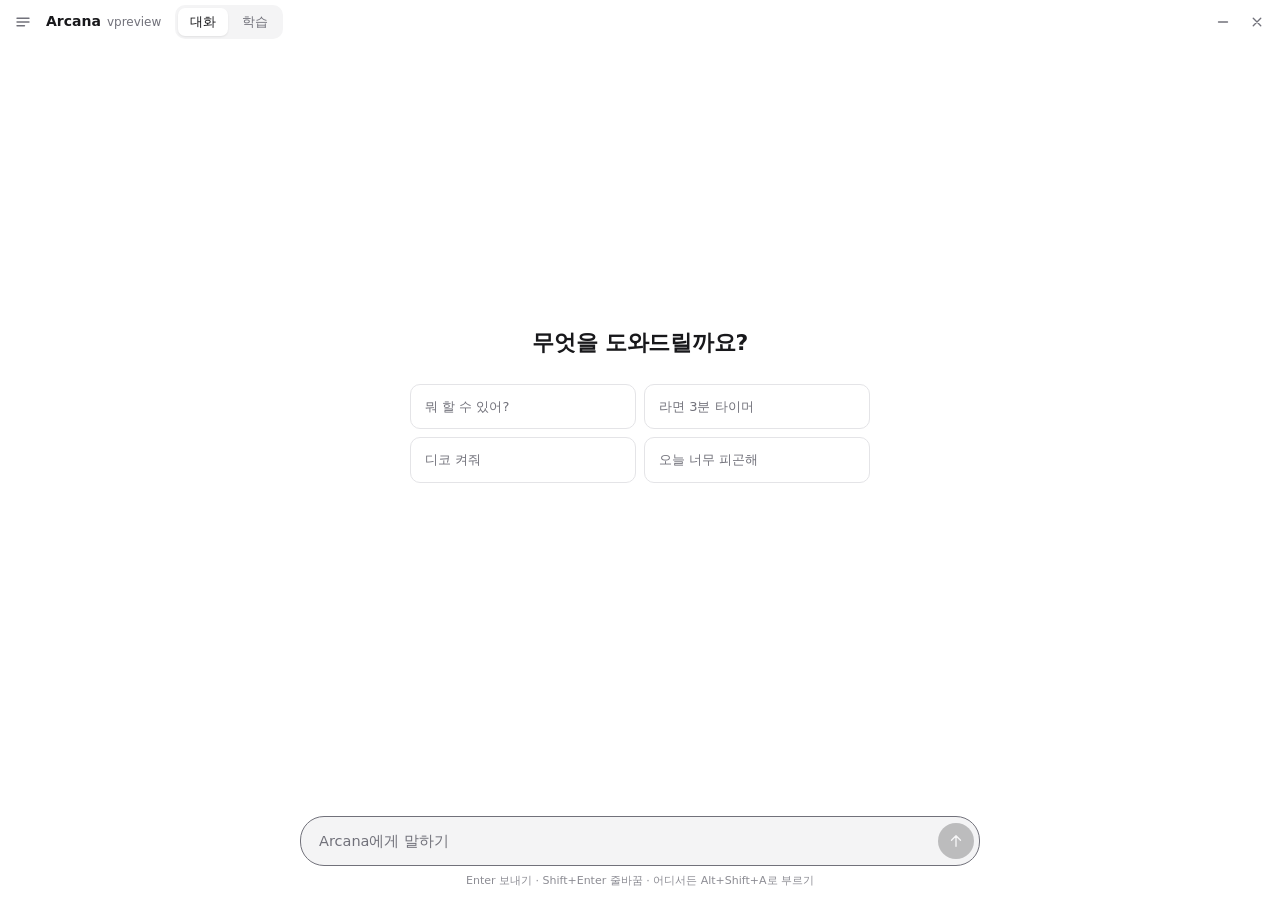
<file: ui/index.html>
<!doctype html>
<html lang="ko">
<head>
  <meta charset="utf-8" />
  <meta name="viewport" content="width=device-width, initial-scale=1" />
  <title>Arcana</title>
  <link rel="stylesheet" href="css/theme.css" />
  <link rel="stylesheet" href="css/style.css" />
</head>
<body>
  <!-- 제목 표시줄 (드래그로 창 이동) -->
  <header class="titlebar" data-tauri-drag-region>
    <button class="icon-btn" id="btn-menu" title="메뉴">
      <svg viewBox="0 0 24 24"><path d="M4 7h16M4 12h16M4 17h10"/></svg>
    </button>
    <div class="brand" data-tauri-drag-region>
      <span id="app-name" data-tauri-drag-region>Arcana</span>
      <span class="version" id="version" data-tauri-drag-region></span>
    </div>
    <nav class="tabs" data-tauri-drag-region>
      <button class="tab active" data-view="chat">대화</button>
      <button class="tab" data-view="study">학습<i class="dot" id="study-dot" hidden></i></button>
    </nav>
    <div class="spacer" data-tauri-drag-region></div>
    <div class="win-btns">
      <button class="icon-btn" id="btn-min" title="최소화">
        <svg viewBox="0 0 24 24"><path d="M6 12h12"/></svg>
      </button>
      <button class="icon-btn close" id="btn-close" title="닫기">
        <svg viewBox="0 0 24 24"><path d="M7 7l10 10M17 7L7 17"/></svg>
      </button>
    </div>
  </header>

  <div class="view" id="view-chat">
  <main id="log" class="log" aria-live="polite">
    <!-- 첫 화면 -->
    <section class="welcome" id="welcome">
      <h1 id="welcome-title">무엇을 도와드릴까요?</h1>
      <div class="suggest" id="suggest"></div>
    </section>
  </main>

  <footer class="bottom">
    <form class="composer" id="composer" autocomplete="off">
      <textarea id="input" rows="1" placeholder="Arcana에게 말하기" maxlength="2000"></textarea>
      <button type="submit" class="send" id="send" title="보내기" disabled>
        <svg viewBox="0 0 24 24"><path d="M12 19V5M6 11l6-6 6 6"/></svg>
      </button>
    </form>
    <p class="hint" id="hint">Enter 보내기 · Shift+Enter 줄바꿈 · ↑ 이전 명령</p>
  </footer>
  </div>

  <!-- 학습 탭 -->
  <div class="view" id="view-study" hidden>
    <div class="study-head">
      <span class="pill" id="study-state">멈춤</span>
      <span class="study-stats" id="study-stats"></span>
    </div>
    <main class="feed" id="feed">
      <div class="feed-empty" id="feed-empty">
        <h1>스스로 학습</h1>
        <p><b>/Start</b> 를 입력하면 위키백과와 여러 웹사이트를 읽으며 스스로 공부합니다.<br />모르는 게 생기면 여기서 여쭤봅니다. <b>/</b> 를 입력하면 명령어 목록이 나옵니다.</p>
      </div>
    </main>
    <section class="question" id="question" hidden>
      <div class="q-label">Arcana의 질문</div>
      <div class="q-text" id="q-text"></div>
      <div class="q-actions"><button class="btn" id="q-skip" type="button">넘기기</button></div>
    </section>
    <footer class="bottom">
      <form class="composer" id="study-form" autocomplete="off">
        <textarea id="study-input" rows="1" placeholder="/Start · /Stop · /Status · /Help 또는 질문에 대답" maxlength="2000"></textarea>
        <button type="submit" class="send" id="study-send" title="보내기" disabled>
          <svg viewBox="0 0 24 24"><path d="M12 19V5M6 11l6-6 6 6"/></svg>
        </button>
      </form>
      <p class="hint">명령은 / 로 시작 · 그 외에는 질문에 대한 대답 · Shift+Enter 줄바꿈</p>
    </footer>
  </div>

  <!-- 설정 창 -->
  <div class="sheet" id="sheet" hidden>
    <div class="sheet-panel" role="dialog" aria-label="설정">
      <header class="sheet-head">
        <nav class="tabs" id="sheet-tabs">
          <button class="tab active" data-page="settings">설정</button>
          <button class="tab" data-page="model">모델</button>
          <button class="tab" data-page="about">정보</button>
        </nav>
        <button class="icon-btn" id="sheet-close" title="닫기 (Esc)">
          <svg viewBox="0 0 24 24"><path d="M7 7l10 10M17 7L7 17"/></svg>
        </button>
      </header>

      <div class="sheet-body">
        <!-- 설정 -->
        <div class="page" data-page="settings">
          <section class="group" id="sec-general">
            <h2>일반</h2>
            <label class="switch"><span>AI 판단 과정 보기</span><input type="checkbox" id="opt-debug" /><i></i></label>
            <label class="switch"><span>자동 업데이트</span><input type="checkbox" id="opt-update" /><i></i></label>
            <div class="row">
              <button class="btn" id="btn-config">설정 파일 열기</button>
              <button class="btn" id="btn-reload">다시 읽기</button>
            </div>
          </section>

          <section class="group" id="sec-study">
            <h2>공부</h2>
            <p class="desc">켜면 사이트가 robots.txt 로 정한 수집 규칙을 지킵니다. 끄면 19금·불법 도박 사이트만 막고 나머지는 간격·하루 한도 없이 다 읽습니다. 사이트가 "너무 빠르다"(429/503)고 하면 그 사이트만 30초 쉽니다.</p>
            <label class="switch"><span>사이트 수집 규칙(robots.txt) 지키기</span><input type="checkbox" id="opt-robots" /><i></i></label>
          </section>

          <section class="group" id="sec-hotkey">
            <h2>빠른 호출</h2>
            <p class="desc">어느 화면에서든 단축키를 누르면 Arcana를 바로 부를 수 있습니다. Esc로 취소합니다.</p>
            <label class="switch"><span>빠른 호출 켜기</span><input type="checkbox" id="opt-hotkey" /><i></i></label>
            <div class="field">
              <span>단축키</span>
              <button class="keycap" id="hotkey-btn" title="눌러서 바꾸기">Alt+Shift+A</button>
            </div>
            <p class="desc warn" id="hotkey-error" hidden></p>
          </section>

          <section class="group" id="sec-memory">
            <h2>메모리</h2>
            <p class="desc">이름, 좋아하는 것처럼 대화 중에 알게 된 것을 오래 기억합니다. "기억해: ○○"라고 말해도 됩니다. 이 PC에만 저장됩니다.</p>
            <label class="switch"><span>메모리 사용</span><input type="checkbox" id="opt-memory" /><i></i></label>
            <ul class="facts" id="facts"></ul>
            <form class="add-fact" id="add-fact" autocomplete="off">
              <input id="fact-input" placeholder="직접 추가 (예: 매운 음식을 못 먹음)" maxlength="200" />
              <button class="btn" type="submit">추가</button>
            </form>
            <button class="btn danger" id="memory-clear">메모리 모두 지우기</button>
          </section>

          <section class="group" id="sec-container">
            <h2>컨테이너 메모리</h2>
            <p class="desc">대화 내용을 임시로 저장해서 "그거 꺼줘", "아까 검색한 거" 같은 말을 알아듣습니다. 앱을 다시 켜도 이어집니다. 가득 차면 오래된 것부터 지웁니다.</p>
            <label class="switch"><span>컨테이너 메모리 사용</span><input type="checkbox" id="opt-container" /><i></i></label>
            <div class="field">
              <span>최대 크기</span>
              <b id="container-size">100 MB</b>
            </div>
            <input type="range" class="slider" id="container-range" min="0" max="100" step="1" />
            <div class="scale"><span>10 MB</span><span>10 GB</span></div>
            <div class="usage"><i id="container-bar"></i></div>
            <div class="field small"><span id="container-used">사용 중</span><button class="btn danger" id="container-clear">대화 기록 지우기</button></div>
          </section>
        </div>

        <!-- 모델 -->
        <div class="page" data-page="model" hidden>
          <section class="group">
            <h2>생각 수치</h2>
            <p class="desc">오른쪽으로 갈수록 대답하기 전에 더 오래 생각하고, 더 많은 대답을 만들어 본 뒤 가장 좋은 것을 고릅니다.</p>
            <div class="think" id="think">
              <input type="range" class="slider" id="think-range" min="1" max="5" step="1" />
              <div class="scale"><span>빠르게</span><span>신중하게</span><span class="prime-label">PrimeThink</span></div>
              <div class="think-card" id="think-card">
                <b id="think-title"></b>
                <p id="think-desc"></p>
              </div>
            </div>
          </section>
          <section class="group" id="sec-autotrain">
            <h2>자동 학습</h2>
            <p class="desc">학습 탭에서 /Start 로 켜 둔 동안 새 문서나 대화가 충분히 모이면, PC를 쓰지 않는 시간에 대화 모델을 알아서 학습하고 바로 적용합니다. 학습은 보이지 않게, 낮은 우선순위로 돌아갑니다.</p>
            <label class="switch"><span>자동 학습 켜기</span><input type="checkbox" id="opt-autotrain" /><i></i></label>
            <div class="field">
              <span>PC를 안 쓴 지</span>
              <b id="idle-label">10분</b>
            </div>
            <input type="range" class="slider" id="idle-range" min="1" max="60" step="1" />
            <div class="scale"><span>1분</span><span>60분</span></div>
            <p class="desc" id="autotrain-status" style="margin-top:10px"></p>
          </section>
          <section class="group" id="sec-api">
            <h2>외부 AI</h2>
            <p class="desc">다른 AI의 API 키를 넣으면 대화를 그 AI에게 맡길 수 있습니다. 앱 열기·타이머 같은 명령은 언제나 Arcana가 직접 합니다. 외부 AI의 대답은 Arcana 학습에 쓰지 않습니다. 키는 이 PC의 설정 파일에만 저장됩니다.</p>
            <div class="field">
              <span>AI</span>
              <select class="select" id="api-provider">
                <option value="">사용 안 함</option>
                <option value="openai">OpenAI 호환 (ChatGPT · OpenRouter · Groq · Ollama)</option>
                <option value="anthropic">Anthropic (Claude)</option>
                <option value="gemini">Google Gemini</option>
              </select>
            </div>
            <div class="api-fields" id="api-fields">
              <div class="field"><span>API 키</span><input class="input" id="api-key" type="password" autocomplete="off" spellcheck="false" /></div>
              <div class="field"><span>모델</span><input class="input" id="api-model" autocomplete="off" spellcheck="false" /></div>
              <div class="field" id="api-base-row"><span>주소</span><input class="input" id="api-base" autocomplete="off" spellcheck="false" placeholder="비우면 https://api.openai.com/v1" /></div>
              <div class="field">
                <span>언제 쓸까요</span>
                <select class="select" id="api-mode">
                  <option value="fallback">Arcana가 모르는 말만</option>
                  <option value="always">대화는 전부</option>
                </select>
              </div>
              <div class="row">
                <button class="btn" id="api-test">연결 시험</button>
              </div>
              <p class="desc" id="api-status" style="margin-top:8px"></p>
            </div>
          </section>
          <section class="group">
            <h2>모델</h2>
            <dl class="about" id="model-info"></dl>
          </section>
        </div>

        <!-- 정보 -->
        <div class="page" data-page="about" hidden>
          <section class="group">
            <h2>할 수 있는 것</h2>
            <ul id="caps" class="caps"></ul>
          </section>
          <section class="group">
            <h2>정보</h2>
            <dl class="about" id="about"></dl>
            <button class="btn" id="btn-update">업데이트 확인</button>
          </section>
        </div>
      </div>
    </div>
  </div>

  <!-- 업데이트 중 화면 -->
  <div class="overlay" id="overlay" hidden>
    <div class="overlay-box">
      <div class="spinner"></div>
      <p id="overlay-text">업데이트 중…</p>
    </div>
  </div>

  <div class="toasts" id="toasts"></div>

  <script type="module" src="js/app.js"></script>
  <script type="module" src="js/study.js"></script>
</body>
</html>
</file>
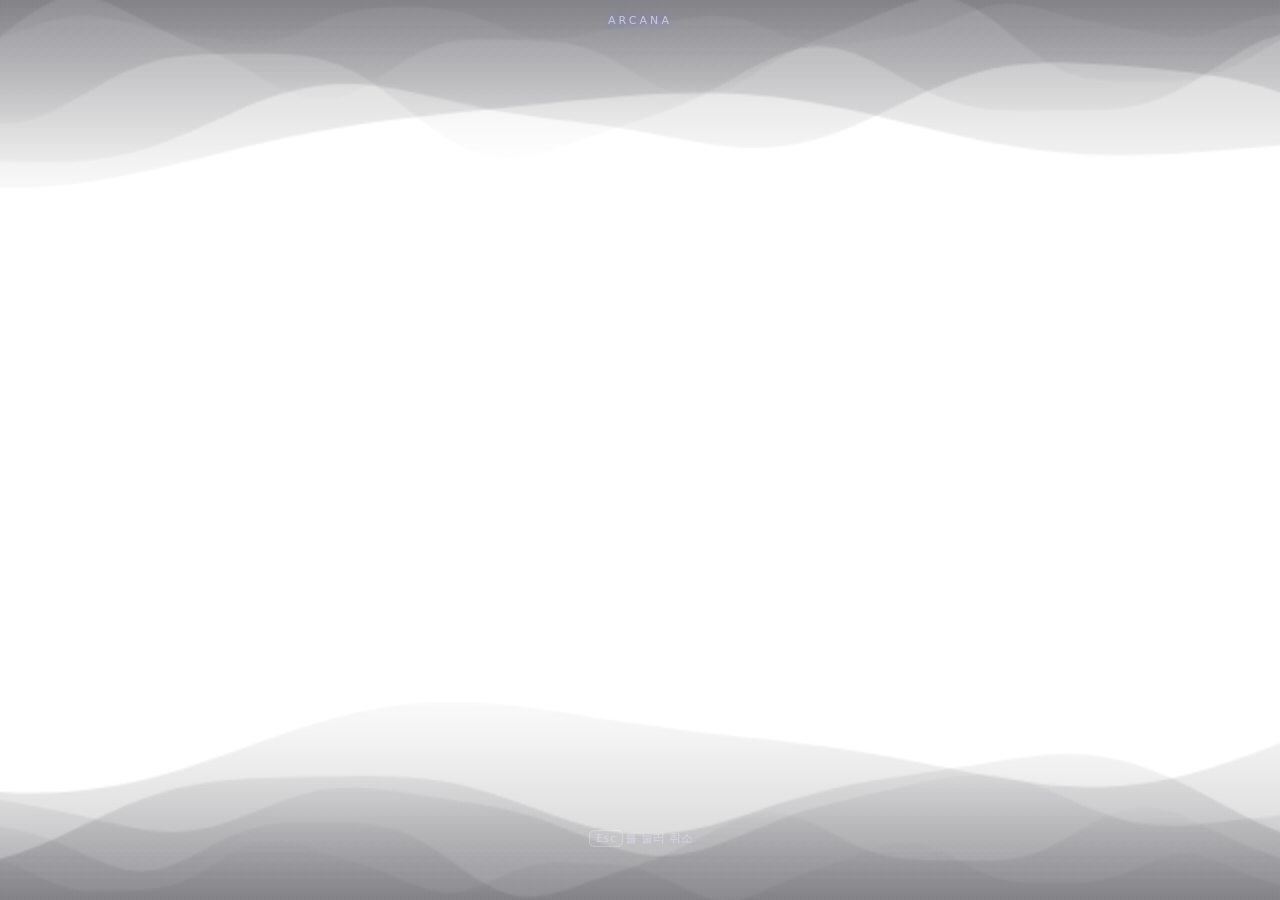
<file: ui/quick.html>
<!doctype html>
<html lang="ko">
<head>
  <meta charset="utf-8" />
  <meta name="viewport" content="width=device-width, initial-scale=1" />
  <title>Arcana 빠른 호출</title>
  <link rel="stylesheet" href="css/theme.css" />
  <link rel="stylesheet" href="css/quick.css" />
</head>
<body class="closed">
  <!-- 위아래 물결 (위 = Arcana, 아래 = 사용자) -->
  <canvas id="wave-top" class="wave top"></canvas>
  <canvas id="wave-bottom" class="wave bottom"></canvas>

  <!-- 위: Arcana의 대답 -->
  <div class="who">Arcana</div>
  <section class="say" id="say">
    <div class="reply" id="reply"></div>
    <div class="status" id="status"></div>
  </section>

  <!-- 아래: 사용자 입력 -->
  <section class="ask" id="ask">
    <div class="sent" id="sent"></div>
    <textarea id="q" rows="1" maxlength="2000" spellcheck="false" aria-label="Arcana에게 말하기"></textarea>
    <div class="keys"><kbd>Esc</kbd>를 눌러 취소</div>
  </section>

  <script type="module" src="js/quick.js"></script>
</body>
</html>
</file>
<file: ui/css/theme.css>
/* ─────────────────────────────────────────────
   테마 — 색, 글꼴, 크기는 전부 여기서 바꾸면 됨
   윈도우 설정(다크/라이트 모드)을 자동으로 따라감
   ───────────────────────────────────────────── */
:root {
  --bg:        #ffffff;
  --surface:   #f4f4f5;   /* 입력창, 내 말풍선 */
  --surface-2: #e9e9ec;   /* 마우스 올렸을 때 */
  --border:    #e4e4e7;
  --text:      #18181b;
  --text-dim:  #71717a;
  --accent:    #18181b;   /* 보내기 버튼 등 */
  --accent-fg: #ffffff;
  --danger:    #dc2626;
  --ok:        #16a34a;
  --shadow:    0 8px 30px rgba(0,0,0,.08);

  --radius:    14px;
  --radius-sm: 10px;
  --width:     680px;     /* 대화 최대 폭 */

  --font: "Pretendard", "Segoe UI Variable", "Segoe UI", "Malgun Gothic", system-ui, sans-serif;
  --mono: "Cascadia Code", "Consolas", monospace;
}

@media (prefers-color-scheme: dark) {
  :root {
    --bg:        #1a1a1c;
    --surface:   #262629;
    --surface-2: #303034;
    --border:    #2e2e32;
    --text:      #ececef;
    --text-dim:  #8e8e96;
    --accent:    #ececef;
    --accent-fg: #1a1a1c;
    --danger:    #f87171;
    --ok:        #4ade80;
    --shadow:    0 8px 30px rgba(0,0,0,.35);
  }
}
</file>
<file: ui/css/style.css>
* { box-sizing: border-box; margin: 0; padding: 0; }
[hidden] { display: none !important; }   /* hidden 속성이 항상 이기게 */
html, body { height: 100%; }
body {
  background: var(--bg); color: var(--text);
  font: 14.5px/1.65 var(--font);
  display: flex; flex-direction: column; overflow: hidden;
  -webkit-font-smoothing: antialiased;
}
button { font: inherit; color: inherit; cursor: pointer; background: none; border: 0; }
input, textarea { font: inherit; color: inherit; }

/* ── 스크롤바: 가늘고, 배경 없이, 마우스를 올렸을 때만 진하게 ── */
* { scrollbar-width: thin; scrollbar-color: transparent transparent; }
*:hover { scrollbar-color: color-mix(in srgb, var(--text-dim) 45%, transparent) transparent; }
::-webkit-scrollbar { width: 10px; height: 10px; background: transparent; }
::-webkit-scrollbar-track, ::-webkit-scrollbar-corner { background: transparent; }
::-webkit-scrollbar-thumb { background: transparent; border-radius: 10px; border: 3px solid transparent; background-clip: padding-box; }
:hover::-webkit-scrollbar-thumb { background-color: color-mix(in srgb, var(--text-dim) 40%, transparent); }
::-webkit-scrollbar-thumb:hover { background-color: color-mix(in srgb, var(--text-dim) 70%, transparent); }
::-webkit-scrollbar-button { display: none; height: 0; }
svg { width: 18px; height: 18px; fill: none; stroke: currentColor; stroke-width: 1.8; stroke-linecap: round; stroke-linejoin: round; }

/* ── 제목 표시줄 ── */
.titlebar { height: 44px; flex: none; display: flex; align-items: center; padding: 0 6px; user-select: none; }
.brand { display: flex; align-items: baseline; gap: 6px; padding-left: 6px; font-weight: 600; font-size: 14px; }
.version { color: var(--text-dim); font-weight: 400; font-size: 12px; }
.win-btns { display: flex; }
.spacer { flex: 1; align-self: stretch; }

/* ── 탭 ── */
.tabs { display: flex; gap: 2px; margin-left: 14px; padding: 3px; background: var(--surface); border-radius: 10px; }
.tab { position: relative; padding: 3px 12px; border-radius: 7px; font-size: 13px; color: var(--text-dim); transition: background .12s, color .12s; }
.tab:hover { color: var(--text); }
.tab.active { background: var(--bg); color: var(--text); box-shadow: 0 1px 2px rgba(0,0,0,.08); }
.tab .dot { position: absolute; top: 3px; right: 4px; width: 6px; height: 6px; border-radius: 50%; background: var(--danger); }
.view { flex: 1; display: flex; flex-direction: column; min-height: 0; }

/* ── 학습 탭 ── */
.study-head { flex: none; display: flex; align-items: center; gap: 10px; padding: 8px 20px; max-width: calc(var(--width) + 40px); width: 100%; margin: 0 auto; }
.pill { font-size: 12px; padding: 2px 10px; border-radius: 20px; background: var(--surface); color: var(--text-dim); }
.pill.on { background: color-mix(in srgb, var(--ok) 18%, transparent); color: var(--ok); }
.pill.on::before { content: ""; display: inline-block; width: 6px; height: 6px; margin-right: 6px; border-radius: 50%; background: var(--ok); vertical-align: middle; animation: dot 1.6s infinite; }
.study-stats { font-size: 12px; color: var(--text-dim); }
.feed { flex: 1; overflow-y: auto; padding: 4px 20px 16px; font-size: 13.5px; }
.feed > * { max-width: var(--width); margin-left: auto; margin-right: auto; }
.line { display: flex; gap: 10px; padding: 5px 0; white-space: pre-wrap; word-break: break-word; user-select: text; animation: fade .2s; }
.line time { flex: none; color: var(--text-dim); font: 11.5px var(--mono); padding-top: 2px; }
.line.me { color: var(--text-dim); }
.line.learned span b { font-weight: 600; }
.line .site { color: var(--text-dim); font-size: 12px; }
.line.ask { color: var(--text); }
.feed-empty { min-height: 100%; display: flex; flex-direction: column; justify-content: center; align-items: center; text-align: center; gap: 10px; color: var(--text-dim); padding-bottom: 40px; }
.feed-empty h1 { font-size: 20px; color: var(--text); font-weight: 600; }
.question { flex: none; max-width: var(--width); width: calc(100% - 40px); margin: 0 auto 10px; padding: 12px 14px; border: 1px solid var(--border); border-radius: var(--radius); background: var(--surface); animation: fade .2s; }
.q-label { font-size: 11.5px; color: var(--text-dim); margin-bottom: 4px; }
.q-text { white-space: pre-wrap; font-size: 14px; }
.q-actions { margin-top: 8px; display: flex; justify-content: flex-end; }
.q-actions .btn { padding: 4px 12px; font-size: 12px; }
.icon-btn { width: 34px; height: 32px; display: grid; place-items: center; color: var(--text-dim); border-radius: 8px; transition: background .12s, color .12s; }
.icon-btn:hover { background: var(--surface); color: var(--text); }
.icon-btn.close:hover { background: var(--danger); color: #fff; }

/* ── 대화 ── */
.log { flex: 1; overflow-y: auto; padding: 12px 20px 24px; }
.log > * { max-width: var(--width); margin-left: auto; margin-right: auto; }

.msg { display: flex; margin-top: 18px; animation: fade .2s ease-out; }
.msg .content { min-height: 1em; }
.caret { display: inline-block; width: 7px; height: 1.05em; margin-left: 1px; vertical-align: -2px; background: var(--text); border-radius: 1px; animation: blink 1s steps(2) infinite; }
@keyframes blink { 50% { opacity: 0; } }
.think-note { font-style: normal; font-size: 12px; color: var(--text-dim); margin-left: 8px; }
.think-note:empty { display: none; }
.msg .body { white-space: pre-wrap; word-break: break-word; user-select: text; }
.msg.user { justify-content: flex-end; }
.msg.user .body { background: var(--surface); padding: 9px 15px; border-radius: 18px; max-width: 80%; }
.msg.bot .body { max-width: 100%; }
.msg.error .body { color: var(--danger); }
.msg.alert .body { border-left: 3px solid var(--ok); padding-left: 12px; }
.link { color: inherit; text-decoration: underline; text-decoration-color: var(--text-dim); text-underline-offset: 2px; word-break: break-all; }
.link:hover { text-decoration-color: var(--text); }
.debug { display: block; margin-top: 6px; font: 11.5px var(--mono); color: var(--text-dim); }
.actions { display: flex; gap: 8px; margin-top: 10px; }

/* 👍/👎 */
.fb { display: flex; gap: 2px; margin-top: 4px; margin-left: -6px; opacity: .55; transition: opacity .15s; }
.msg:hover .fb, .fb:has(.chosen) { opacity: 1; }
.fb-btn { width: 28px; height: 26px; display: grid; place-items: center; border-radius: 7px; color: var(--text-dim); }
.fb-btn svg { width: 15px; height: 15px; }
.fb-btn:hover:not(:disabled) { background: var(--surface); color: var(--text); }
.fb-btn:disabled { cursor: default; }
.fb-btn:disabled:not(.chosen) { opacity: .3; }
.fb-btn.chosen { color: var(--text); background: var(--surface); }
.fb-better { display: flex; gap: 6px; margin-top: 6px; }
.fb-better input { flex: 1; padding: 6px 12px; border: 1px solid var(--border); border-radius: var(--radius-sm); background: var(--bg); outline: 0; font-size: 13px; }
.fb-better input:focus { border-color: var(--text-dim); }
.fb-better .btn { padding: 5px 12px; font-size: 12.5px; }

.typing { display: flex; gap: 4px; padding: 8px 0; }
.typing span { width: 6px; height: 6px; border-radius: 50%; background: var(--text-dim); animation: dot 1.2s infinite; }
.typing span:nth-child(2) { animation-delay: .15s; }
.typing span:nth-child(3) { animation-delay: .3s; }
@keyframes dot { 0%, 60%, 100% { opacity: .25; } 30% { opacity: 1; } }
@keyframes fade { from { opacity: 0; transform: translateY(4px); } }

/* ── 첫 화면 ── */
.welcome { min-height: 100%; display: flex; flex-direction: column; justify-content: center; align-items: center; gap: 22px; padding-bottom: 40px; }
.welcome h1 { font-size: 22px; font-weight: 600; letter-spacing: -.01em; }
.suggest { display: grid; grid-template-columns: repeat(auto-fit, minmax(170px, 1fr)); gap: 8px; width: 100%; max-width: 460px; }
.suggest button {
  text-align: left; padding: 11px 14px; border: 1px solid var(--border); border-radius: var(--radius-sm);
  color: var(--text-dim); font-size: 13px; transition: background .12s, color .12s;
}
.suggest button:hover { background: var(--surface); color: var(--text); }

/* ── 입력창 ── */
.bottom { flex: none; padding: 0 20px 10px; }
.composer {
  max-width: var(--width); margin: 0 auto; display: flex; align-items: center; gap: 6px;
  background: var(--surface); border: 1px solid var(--border); border-radius: 24px; padding: 5px 5px 5px 18px;
  transition: border-color .12s;
}
.composer:focus-within { border-color: var(--text-dim); }
.composer { position: relative; }

/* ── "/" 명령어 목록 ── */
.palette {
  position: absolute; left: 0; right: 0; bottom: calc(100% + 8px); z-index: 15;
  max-height: 320px; overflow-y: auto; padding: 6px;
  background: var(--bg); border: 1px solid var(--border); border-radius: var(--radius); box-shadow: var(--shadow);
  animation: fade .12s;
}
.palette-item { width: 100%; display: flex; align-items: center; gap: 10px; padding: 7px 10px; border-radius: 9px; text-align: left; }
.palette-item.active { background: var(--surface); }
.p-icon { width: 18px; height: 18px; flex: none; display: grid; place-items: center; color: var(--text-dim); }
.p-icon svg { width: 16px; height: 16px; }
.palette-item.active .p-icon { color: var(--text); }
.p-name { font-weight: 600; font-size: 13.5px; flex: none; }
.p-desc { font-size: 12.5px; color: var(--text-dim); white-space: nowrap; overflow: hidden; text-overflow: ellipsis; }
.composer { align-items: flex-end; }
.composer textarea {
  flex: 1; min-height: 38px; padding: 8px 0; line-height: 22px; resize: none; overflow-y: hidden;
  background: none; border: 0; outline: 0; white-space: pre-wrap; word-break: break-word;
}
.composer textarea::placeholder { color: var(--text-dim); }
.composer .send { margin-bottom: 1px; }
.send { width: 36px; height: 36px; border-radius: 50%; display: grid; place-items: center; background: var(--accent); color: var(--accent-fg); transition: opacity .12s; }
.send:disabled { opacity: .25; cursor: default; }
.hint { text-align: center; font-size: 11px; color: var(--text-dim); margin-top: 6px; opacity: .8; }

/* ── 버튼 ── */
.btn { padding: 7px 14px; border-radius: var(--radius-sm); border: 1px solid var(--border); font-size: 13px; transition: background .12s; }
.btn:hover { background: var(--surface); }
.btn.primary { background: var(--accent); color: var(--accent-fg); border-color: var(--accent); }
.btn.primary:hover { opacity: .88; }

/* ── 설정 창 ── */
.sheet { position: fixed; inset: 0; z-index: 10; background: rgba(0,0,0,.28); display: flex; animation: fade .15s; }
.sheet-panel {
  margin: 44px 10px 10px; flex: 1; display: flex; flex-direction: column; min-height: 0;
  max-width: 560px; margin-left: auto; margin-right: auto; width: calc(100% - 20px);
  background: var(--bg); border: 1px solid var(--border); border-radius: var(--radius); box-shadow: var(--shadow);
  animation: rise .2s ease-out;
}
@keyframes rise { from { transform: translateY(8px); opacity: 0; } }
.sheet-head { flex: none; display: flex; align-items: center; justify-content: space-between; padding: 10px 10px 6px 14px; }
.sheet-head .tabs { margin-left: 0; }
.sheet-body { flex: 1; overflow-y: auto; padding: 4px 18px 18px; }
.page { display: flex; flex-direction: column; gap: 10px; }
.group { padding: 14px 0 16px; border-bottom: 1px solid var(--border); }
.group:last-child { border-bottom: 0; }
.group h2 { font-size: 14px; font-weight: 600; margin-bottom: 4px; }
.desc { font-size: 12.5px; color: var(--text-dim); margin-bottom: 6px; }
.desc.warn { color: var(--danger); }
.field { display: flex; align-items: center; justify-content: space-between; padding: 8px 2px; font-size: 13.5px; }
.field.small { font-size: 12px; color: var(--text-dim); padding-top: 6px; }
.btn.danger { color: var(--danger); }
.btn.danger:hover { background: color-mix(in srgb, var(--danger) 10%, transparent); }
.icon-btn.small { width: 26px; height: 24px; }
.icon-btn.small svg { width: 14px; height: 14px; }
.keycap { font: 12.5px var(--mono); padding: 5px 12px; border-radius: 8px; border: 1px solid var(--border); border-bottom-width: 2px; background: var(--surface); }
.keycap.listening { border-color: var(--text-dim); animation: dot 1.2s infinite; }

.caps { list-style: none; display: flex; flex-direction: column; gap: 2px; margin-top: 6px; }
.caps li { padding: 7px 10px; border-radius: 8px; font-size: 13px; }
.caps li:hover { background: var(--surface); }
.row { display: flex; flex-wrap: wrap; gap: 8px; margin-top: 10px; }
.about { display: grid; grid-template-columns: auto 1fr; gap: 6px 14px; font-size: 12.5px; margin: 8px 0 12px; }
.about dt { color: var(--text-dim); }
.about dd { word-break: break-all; }

/* 메모리 목록 */
.facts { list-style: none; margin: 6px 0 10px; border: 1px solid var(--border); border-radius: var(--radius-sm); max-height: 220px; overflow-y: auto; }
.facts li { display: flex; align-items: center; gap: 10px; padding: 6px 6px 6px 12px; font-size: 13px; border-bottom: 1px solid var(--border); }
.facts li:last-child { border-bottom: 0; }
.facts li.empty { color: var(--text-dim); justify-content: center; padding: 14px; }
.facts .kind { flex: none; font-size: 11px; color: var(--text-dim); background: var(--surface); padding: 1px 8px; border-radius: 10px; }
.facts .val { flex: 1; word-break: break-word; }
.add-fact { display: flex; gap: 6px; margin-bottom: 10px; }
.add-fact input { flex: 1; padding: 7px 12px; border: 1px solid var(--border); border-radius: var(--radius-sm); background: var(--bg); outline: 0; font-size: 13px; }
.add-fact input:focus { border-color: var(--text-dim); }

/* 슬라이더 */
.slider { -webkit-appearance: none; appearance: none; width: 100%; height: 22px; background: transparent; margin-top: 4px; --p: 50%; cursor: pointer; }
.slider::-webkit-slider-runnable-track { height: 4px; border-radius: 4px; background: linear-gradient(to right, var(--text) var(--p), var(--surface-2) var(--p)); }
.slider::-webkit-slider-thumb { -webkit-appearance: none; width: 18px; height: 18px; margin-top: -7px; border-radius: 50%; background: var(--bg); border: 2px solid var(--text); box-shadow: 0 1px 4px rgba(0,0,0,.2); transition: transform .1s; }
.slider:active::-webkit-slider-thumb { transform: scale(1.12); }
.scale { display: flex; justify-content: space-between; font-size: 11px; color: var(--text-dim); margin-top: 2px; }
.usage { height: 6px; border-radius: 6px; background: var(--surface); margin-top: 12px; overflow: hidden; }
.usage i { display: block; height: 100%; background: var(--text-dim); border-radius: 6px; transition: width .3s; }

/* 생각 수치 · PrimeThink */
.think .scale .prime-label { display: none; }
.think-card { margin-top: 12px; padding: 12px 14px; border-radius: var(--radius-sm); background: var(--surface); transition: background .3s, color .3s; }
.think-card b { display: block; font-size: 13.5px; margin-bottom: 2px; }
.think-card p { font-size: 12.5px; color: var(--text-dim); }
.think.prime .slider::-webkit-slider-runnable-track { background: linear-gradient(90deg, #3b5bff, #8b5cf6, #c084fc); }
.think.prime .slider::-webkit-slider-thumb { border-color: #8b5cf6; box-shadow: 0 0 0 4px rgba(139,92,246,.2), 0 0 16px rgba(99,102,241,.6); }
.think.prime .think-card { background: linear-gradient(135deg, #1e1b4b, #312e81 45%, #4c1d95); color: #eef; }
.think.prime .think-card p { color: #c7c9ff; }
.think.prime .scale span:nth-child(2) { display: none; }
.think.prime .scale .prime-label { display: inline; background: linear-gradient(90deg, #60a5fa, #a78bfa); -webkit-background-clip: text; color: transparent; font-weight: 600; }

/* 토글 스위치 */
.switch { display: flex; align-items: center; justify-content: space-between; padding: 8px 2px; cursor: pointer; font-size: 13.5px; }
.switch input { display: none; }
.switch i { width: 36px; height: 20px; border-radius: 20px; background: var(--surface-2); position: relative; transition: background .15s; }
.switch i::after { content: ""; position: absolute; top: 2px; left: 2px; width: 16px; height: 16px; border-radius: 50%; background: #fff; box-shadow: 0 1px 3px rgba(0,0,0,.25); transition: transform .15s; }
.switch input:checked + i { background: var(--ok); }
.switch input:checked + i::after { transform: translateX(16px); }

/* ── 업데이트 화면 ── */
.overlay { position: fixed; inset: 0; display: grid; place-items: center; background: var(--bg); z-index: 20; }
.overlay-box { text-align: center; color: var(--text-dim); font-size: 13.5px; }
.spinner { width: 26px; height: 26px; margin: 0 auto 14px; border: 2px solid var(--border); border-top-color: var(--text); border-radius: 50%; animation: spin .8s linear infinite; }
@keyframes spin { to { transform: rotate(360deg); } }

/* ── 알림 ── */
.toasts { position: fixed; left: 50%; top: 52px; transform: translateX(-50%); display: flex; flex-direction: column; gap: 8px; z-index: 30; }
.toast { padding: 9px 16px; border-radius: 20px; background: var(--text); color: var(--bg); font-size: 13px; box-shadow: var(--shadow); animation: fade .2s; white-space: nowrap; }
.toast b { margin-right: 6px; }

/* 외부 AI 설정 */
.field .input, .field .select { width: 62%; padding: 6px 10px; border: 1px solid var(--border); border-radius: var(--radius-sm); background: var(--bg); color: inherit; outline: 0; font: 12.5px var(--mono); }
.field .select { font: 12.5px inherit; font-family: inherit; }
.field .input:focus, .field .select:focus { border-color: var(--text-dim); }
.api-fields[hidden], .field[hidden] { display: none; }
/* 외부 AI가 만든 대답 표시 */
.via { margin-top: 4px; font-size: 11px; color: var(--text-dim); opacity: .7; }
.via::before { content: "↗ "; }
</file>
<file: ui/css/quick.css>
/* 빠른 호출 창: 화면 전체를 덮는 투명 창. 가운데는 비워 두고 위아래만 물결 */
* { box-sizing: border-box; margin: 0; padding: 0; }
html, body { width: 100%; height: 100%; background: transparent; overflow: hidden; }
body { font-family: var(--font); color: #fff; -webkit-font-smoothing: antialiased; user-select: none; cursor: default; }

.wave { position: fixed; left: 0; width: 100%; pointer-events: none; }
.wave.top { top: 0; height: 46vh; }
.wave.bottom { bottom: 0; height: 46vh; }

.say, .ask {
  position: fixed; left: 50%; transform: translateX(-50%);
  width: min(920px, 86vw); text-align: center;
  transition: opacity .35s ease, transform .35s ease;
}
body.closed .say, body.closed .ask, body.closed .who { opacity: 0; }

/* 위: 대답 */
.say { top: 6.5vh; max-height: 33vh; display: flex; flex-direction: column; align-items: center; gap: 8px; }
/* 이름은 맨 위 가장자리에, 대답은 그 아래 원래 자리에 */
.who { position: fixed; top: 1.6vh; left: 50%; transform: translateX(-50%); transition: opacity .35s ease; font-size: 11px; letter-spacing: .28em; text-transform: uppercase; color: rgba(220, 225, 255, .75); text-shadow: 0 0 12px rgba(120, 110, 255, .8); }
.reply {
  --size: clamp(17px, 1.6vw, 24px);
  font-size: var(--size); line-height: 1.6; font-weight: 500; white-space: pre-wrap; word-break: break-word;
  overflow-y: auto; max-height: 29vh; padding: 0 8px; user-select: text; cursor: text;
  text-shadow: 0 1px 14px rgba(10, 8, 40, .9), 0 0 2px rgba(0, 0, 0, .6);
  scrollbar-width: none;
}
.reply::-webkit-scrollbar { display: none; }
.reply:empty { display: none; }
/* 긴 대답: 글자를 조금 줄이고, 그래도 넘치면 칸 안에서 스크롤 (위아래 끝은 흐리게) */
.reply.long { --size: clamp(15px, 1.25vw, 19px); text-align: left; }
.reply.longer { --size: clamp(14px, 1.05vw, 16px); text-align: left; }
.reply.overflow { -webkit-mask-image: linear-gradient(transparent, #000 1.2em, #000 calc(100% - 1.2em), transparent); mask-image: linear-gradient(transparent, #000 1.2em, #000 calc(100% - 1.2em), transparent); }
.reply a { color: #c7d2fe; text-decoration: underline; text-underline-offset: 3px; cursor: pointer; }
.status { font-size: 13px; color: rgba(210, 215, 255, .8); min-height: 1em; }
.status .dots span { display: inline-block; width: 5px; height: 5px; margin: 0 2px; border-radius: 50%; background: currentColor; animation: dot 1.2s infinite; }
.status .dots span:nth-child(2) { animation-delay: .15s; }
.status .dots span:nth-child(3) { animation-delay: .3s; }
.caret { display: inline-block; width: .5em; height: 1.05em; margin-left: 2px; vertical-align: -3px; background: #fff; border-radius: 2px; box-shadow: 0 0 10px #a5b4fc; animation: blink 1s steps(2) infinite; }

/* 아래: 입력 */
.ask { bottom: 6vh; display: flex; flex-direction: column; align-items: center; gap: 10px; }
.sent { font-size: 14px; color: rgba(255, 255, 255, .55); white-space: pre-wrap; word-break: break-word; max-height: 12vh; overflow: hidden; }
.sent:empty { display: none; }
#q {
  width: 100%; resize: none; overflow-y: hidden; border: 0; outline: 0; background: transparent;
  color: #fff; caret-color: #c4b5fd; text-align: center;
  font: 500 clamp(20px, 2vw, 30px)/1.45 var(--font);
  text-shadow: 0 1px 16px rgba(10, 8, 40, .95), 0 0 2px rgba(0, 0, 0, .7);
  user-select: text;
}
#q::placeholder { color: rgba(225, 228, 255, .55); }
.keys { font-size: 11.5px; color: rgba(225, 228, 255, .55); }
kbd { font: 11px var(--mono); padding: 1px 6px; margin: 0 2px; border-radius: 5px; border: 1px solid rgba(255, 255, 255, .25); background: rgba(255, 255, 255, .06); }
body.answering .keys, body.answering #q::placeholder { opacity: .4; }

@keyframes dot { 0%, 60%, 100% { opacity: .25; } 30% { opacity: 1; } }
@keyframes blink { 50% { opacity: 0; } }
</file>
